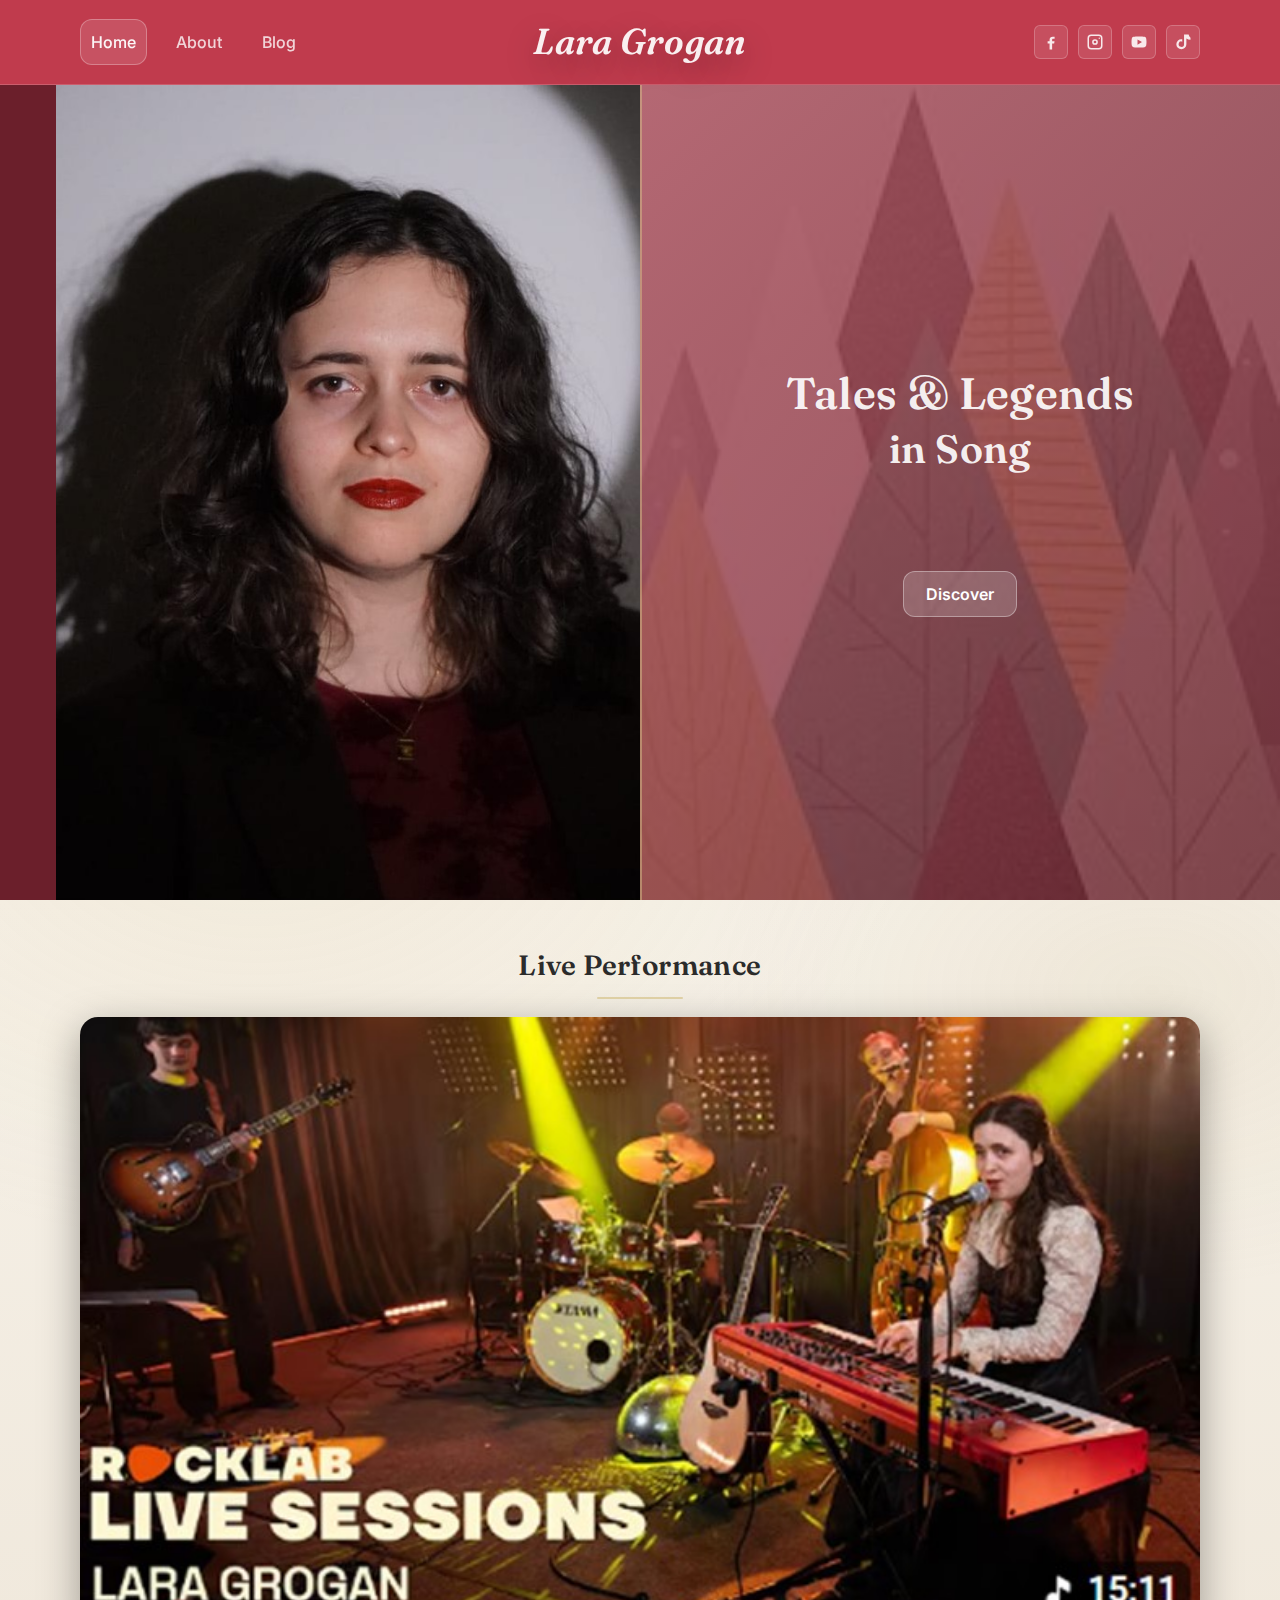
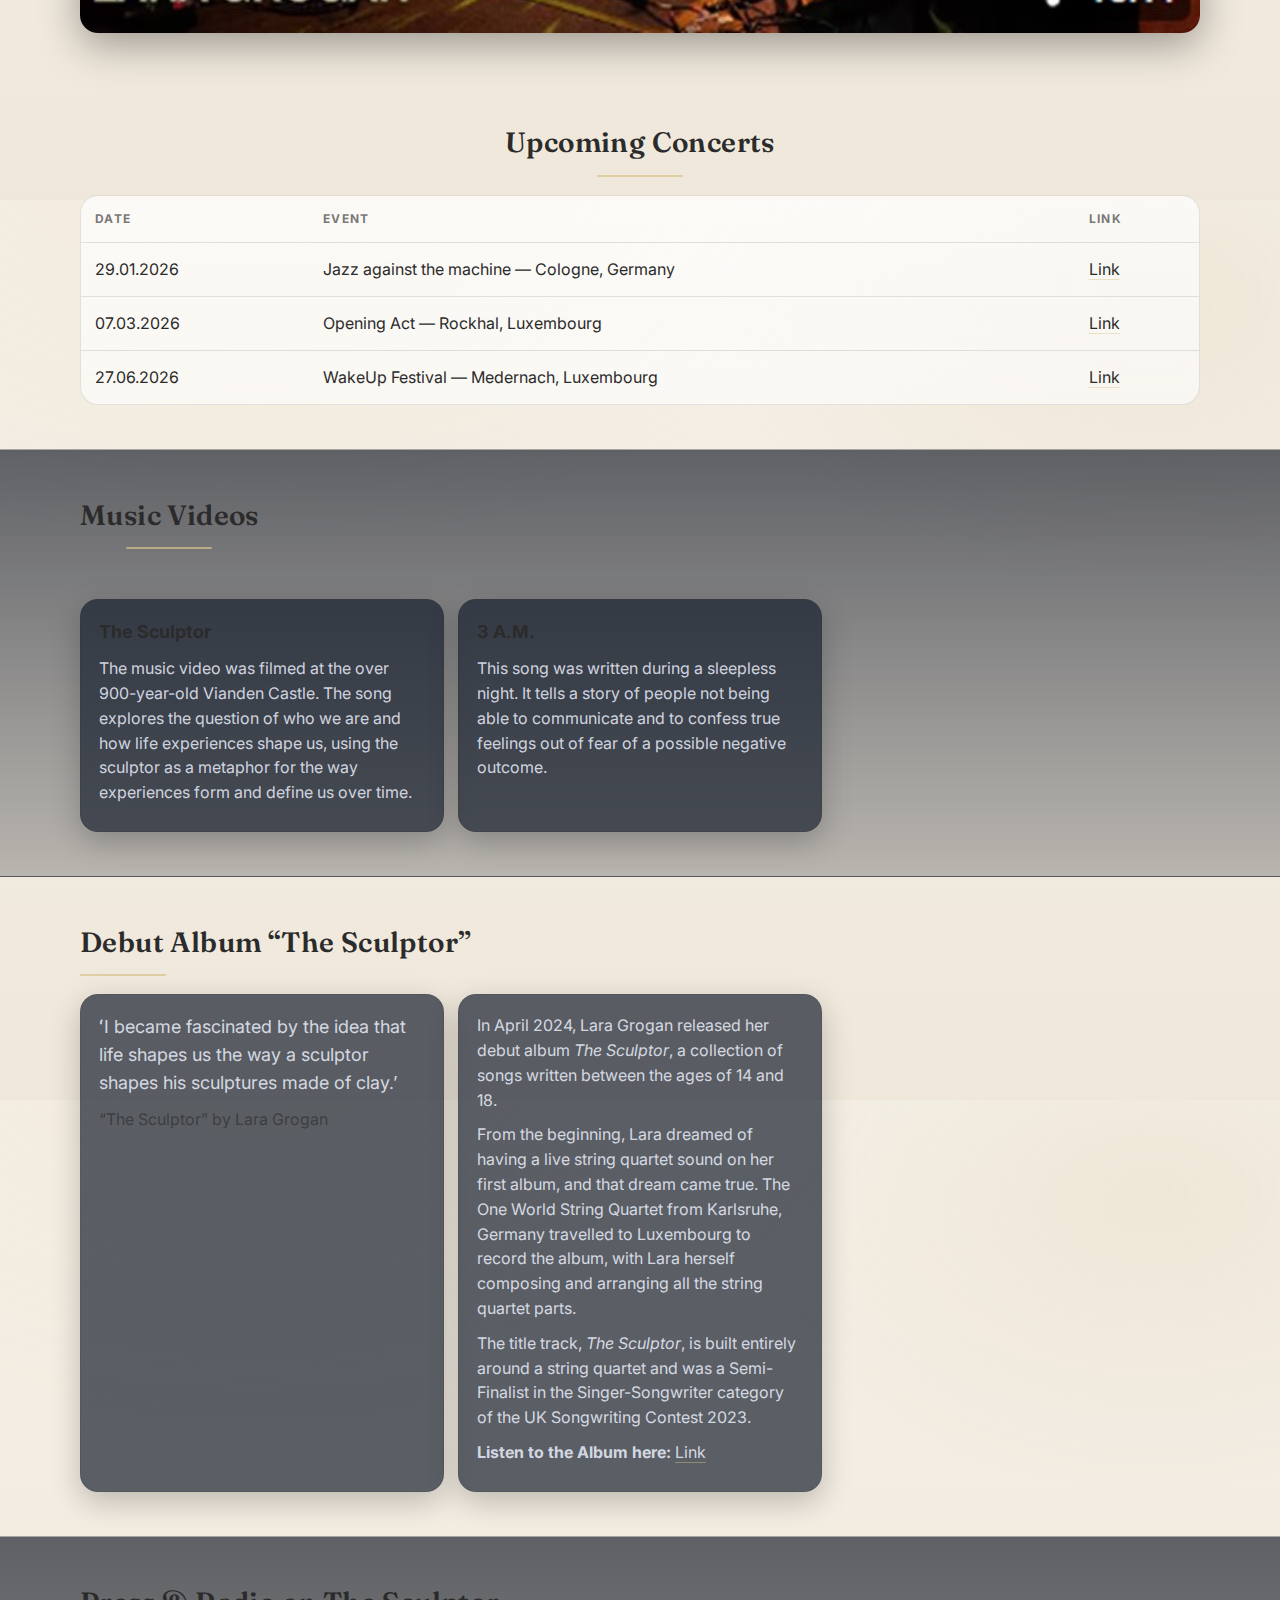
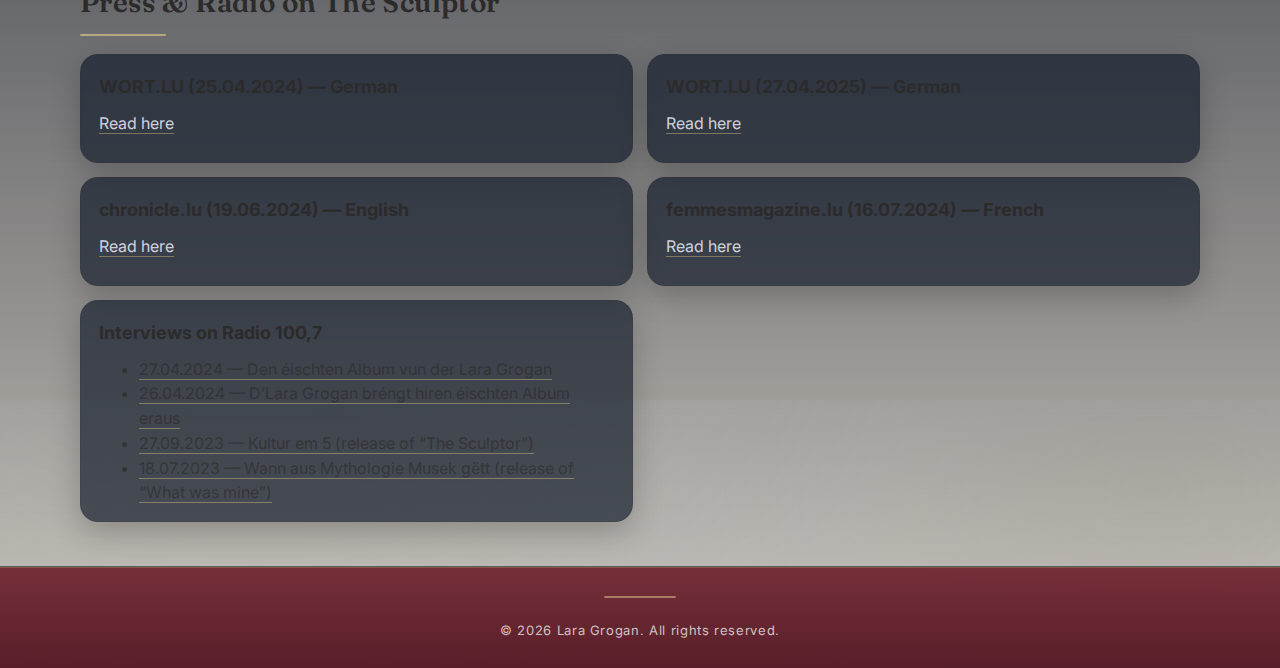
<file: Index.html>
<!doctype html>
<html lang="en">

<head>
  <meta charset="utf-8" />
  <meta name="viewport" content="width=device-width,initial-scale=1" />
  <meta name="description"
    content="Official website of Lara Grogan — songwriter, composer and performer. Debut album The Sculptor and Tales & Legends in Song." />
  <title>Lara Grogan — Home</title>

  <link rel="preconnect" href="https://fonts.googleapis.com">
  <link rel="preconnect" href="https://fonts.gstatic.com" crossorigin>
  <link
    href="https://fonts.googleapis.com/css2?family=Fraunces:opsz,wght@9..144,400;9..144,600&family=Inter:wght@400;500;600&display=swap"
    rel="stylesheet">

  <link rel="stylesheet" href="styles.css">


  <script defer src="assets/js/main.js"></script>

  <meta property="og:title" content="Lara Grogan — Home" />
  <meta property="og:description"
    content="Tales & Legends in Song · Upcoming concerts · Music videos · Debut album The Sculptor · Press & Radio" />
  <meta property="og:type" content="website" />
</head>

<body>
  <a class="skip-link" href="#main">Skip to content</a>

  <header class="site-header" data-header>
    <div class="container header-inner">
      <div class="header-left">
        <button class="nav-toggle" data-nav-toggle aria-controls="site-nav" aria-expanded="false">
          <span class="nav-toggle__label">Menu</span>
          <span class="nav-toggle__icon" aria-hidden="true"></span>
        </button>

        <nav id="site-nav" class="site-nav" data-nav>
          <a class="nav-link is-active" href="index.html">Home</a>
          <a class="nav-link" href="about.html">About</a>
          <!-- "Blog" appears in the Home.docx navigation; this points to the Press & Radio section for now -->
          <a class="nav-link" href="#press">Blog</a>
        </nav>
      </div>

      <div class="header-center">
        <a class="brand brand--center" href="index.html" aria-label="Lara Grogan home">
          <span class="brand__name">Lara Grogan</span>
        </a>
      </div>

      <div class="header-right" aria-label="Social links">
        <a class="social-link" href="#" aria-label="Facebook">
          <svg viewBox="0 0 24 24" aria-hidden="true">
            <path
              d="M13.5 22v-8h2.7l.5-3H13.5V9.1c0-.9.3-1.5 1.6-1.5H16.8V5.1c-.3 0-1.3-.1-2.5-.1-2.5 0-4.2 1.5-4.2 4.4V11H7.5v3h2.6v8h3.4z" />
          </svg>
        </a>
        <a class="social-link" href="#" aria-label="Instagram">
          <svg viewBox="0 0 24 24" aria-hidden="true">
            <path
              d="M7 2h10a5 5 0 0 1 5 5v10a5 5 0 0 1-5 5H7a5 5 0 0 1-5-5V7a5 5 0 0 1 5-5zm10 2H7a3 3 0 0 0-3 3v10a3 3 0 0 0 3 3h10a3 3 0 0 0 3-3V7a3 3 0 0 0-3-3zm-5 4.2A3.8 3.8 0 1 1 8.2 12 3.8 3.8 0 0 1 12 8.2zm0 2A1.8 1.8 0 1 0 13.8 12 1.8 1.8 0 0 0 12 10.2zM17.7 6.1a.9.9 0 1 1-.9.9.9.9 0 0 1 .9-.9z" />
          </svg>
        </a>
        <a class="social-link" href="#" aria-label="YouTube">
          <svg viewBox="0 0 24 24" aria-hidden="true">
            <path
              d="M21.6 7.2a3 3 0 0 0-2.1-2.1C17.8 4.6 12 4.6 12 4.6s-5.8 0-7.5.5A3 3 0 0 0 2.4 7.2 31.6 31.6 0 0 0 2 12a31.6 31.6 0 0 0 .4 4.8 3 3 0 0 0 2.1 2.1c1.7.5 7.5.5 7.5.5s5.8 0 7.5-.5a3 3 0 0 0 2.1-2.1A31.6 31.6 0 0 0 22 12a31.6 31.6 0 0 0-.4-4.8zM10 15.5v-7l6 3.5-6 3.5z" />
          </svg>
        </a>
        <a class="social-link" href="#" aria-label="TikTok">
          <svg viewBox="0 0 24 24" aria-hidden="true">
            <path
              d="M16.5 2h3a6.8 6.8 0 0 0 2.5 4.2V9a9.8 9.8 0 0 1-5.5-1.8v7.8a6.7 6.7 0 1 1-6.7-6.7c.4 0 .8 0 1.2.1v3.1a3.6 3.6 0 1 0 2.4 3.4V2z" />
          </svg>
        </a>
      </div>
    </div>
  </header>

  <main id="main">
    <!-- HERO -->
    <section class="hero hero--split">
      <div class="hero-split">
        <!-- Left: portrait -->
        <figure class="hero-split__media" aria-label="Artist portrait">
          <img class="hero-split__img" src="assets/img/portrait.jpg" alt="Portrait of Lara Grogan" />
        </figure>

        <!-- Right: bordeaux panel -->
        <div class="hero-split__panel">
          <div class="hero-split__content">
            <h1 class="hero-split__title">Tales &amp; Legends<br><span>in Song</span></h1>
            <a class="button button--hero" href="tales-legends.html">Discover</a>
          </div>
        </div>
      </div>
    </section>

    <!-- LIVE PERFORMANCE -->
    <section id="live-performance" class="section">
      <div class="container">
        <div class="section-head">
          <h2>Live Performance</h2>
        </div>

        <figure class="live-performance">
          <img src="assets/img/live-performance.jpg" alt="Lara Grogan live performance session" loading="lazy" />
        </figure>
      </div>
    </section>




    <!-- UPCOMING -->
    <section id="upcoming" class="section">
      <div class="container">
        <div class="section-head">
          <h2>Upcoming Concerts</h2>
        </div>

        <div class="table-wrap">
          <table class="table">
            <thead>
              <tr>
                <th>Date</th>
                <th>Event</th>
                <th>Link</th>
              </tr>
            </thead>
            <tbody>
              <tr>
                <td>29.01.2026</td>
                <td>Jazz against the machine — Cologne, Germany</td>
                <td><a href="#" aria-label="Event link placeholder">Link</a></td>
              </tr>
              <tr>
                <td>07.03.2026</td>
                <td>Opening Act — Rockhal, Luxembourg</td>
                <td><a href="#" aria-label="Event link placeholder">Link</a></td>
              </tr>
              <tr>
                <td>27.06.2026</td>
                <td>WakeUp Festival — Medernach, Luxembourg</td>
                <td><a href="#" aria-label="Event link placeholder">Link</a></td>
              </tr>
            </tbody>
          </table>
        </div>
      </div>
    </section>

    <!-- MUSIC VIDEOS -->
    <section id="videos" class="section section--alt">
      <div class="container">
        <div class="section-head">
          <h2>Music Videos</h2>
        </div>

        <div class="cards">
          <article class="card">
            <h3>The Sculptor</h3>
            <p>
              The music video was filmed at the over 900-year-old Vianden Castle.
              The song explores the question of who we are and how life experiences shape us,
              using the sculptor as a metaphor for the way experiences form and define us over time.
            </p>
          </article>

          <article class="card">
            <h3>3 A.M.</h3>
            <p>
              This song was written during a sleepless night.
              It tells a story of people not being able to communicate and to confess true feelings
              out of fear of a possible negative outcome.
            </p>
          </article>
        </div>
      </div>
    </section>

    <!-- ALBUM -->
    <section id="album" class="section">
      <div class="container">
        <div class="section-head">
          <h2>Debut Album “The Sculptor”</h2>
        </div>

        <div class="cards">
          <article class="card">
            <p class="lead">ʻI became fascinated by the idea that life shapes us the way a sculptor shapes his
              sculptures made of clay.ʼ</p>
            <p class="muted">“The Sculptor” by Lara Grogan</p>
          </article>

          <article class="card">
            <p>
              In April 2024, Lara Grogan released her debut album <em>The Sculptor</em>, a collection of songs written
              between the ages of 14 and 18.
            </p>
            <p>
              From the beginning, Lara dreamed of having a live string quartet sound on her first album, and that dream
              came true.
              The One World String Quartet from Karlsruhe, Germany travelled to Luxembourg to record the album, with
              Lara herself composing
              and arranging all the string quartet parts.
            </p>
            <p>
              The title track, <em>The Sculptor</em>, is built entirely around a string quartet and was a Semi-Finalist
              in the Singer-Songwriter
              category of the UK Songwriting Contest 2023.
            </p>
            <p><strong>Listen to the Album here:</strong> <a href="#" aria-label="Album link placeholder">Link</a></p>
          </article>
        </div>
      </div>
    </section>

    <!-- PRESS -->
    <section id="press" class="section section--alt">
      <div class="container">
        <div class="section-head">
          <h2>Press &amp; Radio on The Sculptor</h2>
        </div>

        <div class="cards cards--press">
          <article class="card">
            <h3>WORT.LU (25.04.2024) — German</h3>
            <p><a
                href="https://www.wort.lu/kultur/lampenfieber-und-leidenschaft-lara-grogan-strebt-karriere-als-singer-songwriterin-an/12235912.html"
                target="_blank" rel="noopener">Read here</a></p>
          </article>

          <article class="card">
            <h3>WORT.LU (27.04.2025) — German</h3>
            <p><a
                href="https://www.wort.lu/kultur/lara-grogan-mit-elf-ihr-erstes-lied-mit-20-ihr-erstes-album/12306081.html"
                target="_blank" rel="noopener">Read here</a></p>
          </article>

          <article class="card">
            <h3>chronicle.lu (19.06.2024) — English</h3>
            <p><a
                href="https://chronicle.lu/category/music/50306-young-luxembourg-musician-lara-grogan-launches-debut-album-the-sculptor"
                target="_blank" rel="noopener">Read here</a></p>
          </article>

          <article class="card">
            <h3>femmesmagazine.lu (16.07.2024) — French</h3>
            <p><a href="https://www.femmesmagazine.lu/la-musique-comme-horizon/" target="_blank" rel="noopener">Read
                here</a></p>
          </article>

          <article class="card">
            <h3>Interviews on Radio 100,7</h3>
            <ul class="muted">
              <li><a href="https://m.100komma7.lu/episoden/Den-eischten-Album-vun-der-Lara-Grogan?pd=radio"
                  target="_blank" rel="noopener">27.04.2024 — Den éischten Album vun der Lara Grogan</a></li>
              <li><a href="https://m.100komma7.lu/episoden/D-Lara-Grogan-brengt-hiren-eischten-Album-eraus?pd=radio"
                  target="_blank" rel="noopener">26.04.2024 — D’Lara Grogan bréngt hiren éischten Album eraus</a></li>
              <li><a href="https://www.100komma7.lu/episoden/Kultur-um-5-623688429?pd=radio" target="_blank"
                  rel="noopener">27.09.2023 — Kultur em 5 (release of “The Sculptor”)</a></li>
              <li><a href="https://api.100komma7.lu/program/episode/450734/20230718082200-20230718082700?pd=radio"
                  target="_blank" rel="noopener">18.07.2023 — Wann aus Mythologie Musek gëtt (release of “What was
                  mine”)</a></li>
            </ul>
          </article>
        </div>
      </div>
    </section>
  </main>

  <footer class="site-footer">
    <div class="container footer-inner">
      <p class="muted">© <span data-year></span> Lara Grogan. All rights reserved.</p>
    </div>
  </footer>

  <script type="application/ld+json">
  {
    "@context":"https://schema.org",
    "@type":"Person",
    "name":"Lara Grogan",
    "jobTitle":"Songwriter, Composer",
    "url":"https://laragrogan.com"
  }
  </script>
</body>

</html>
</file>
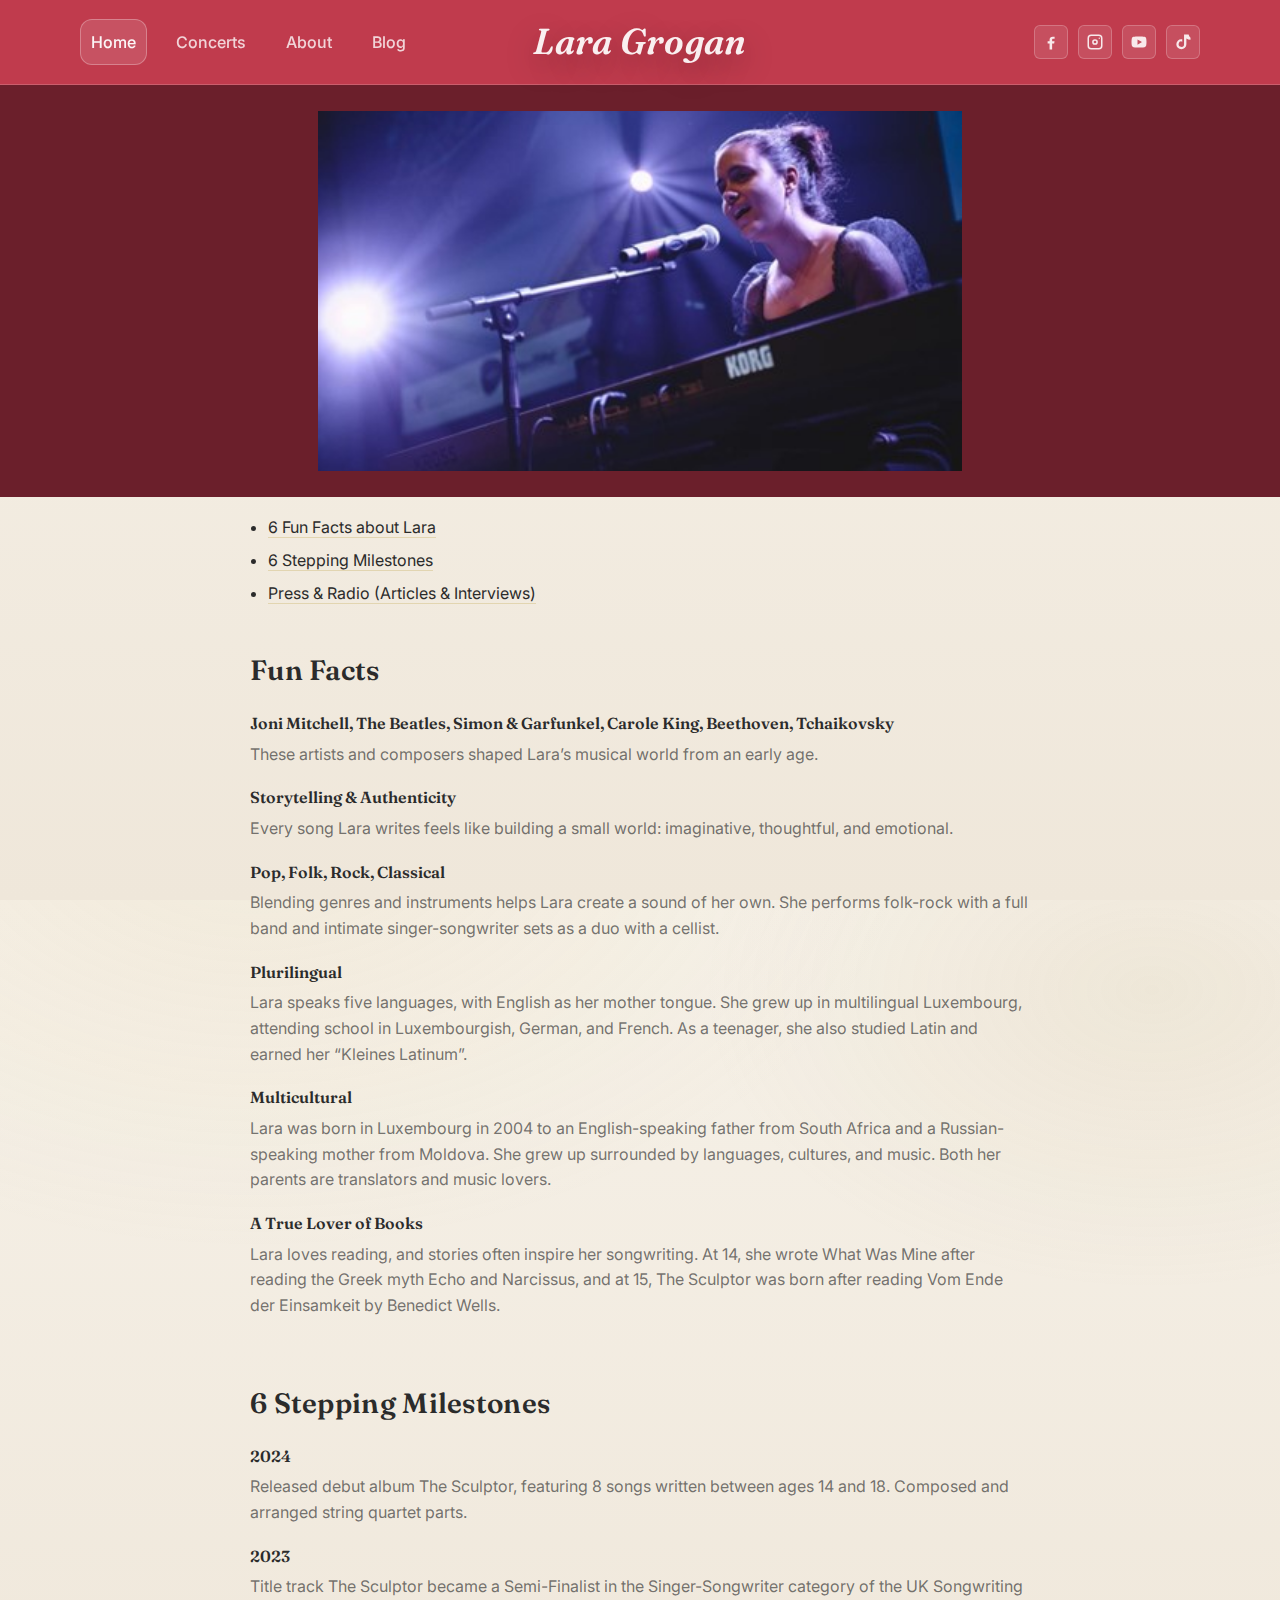
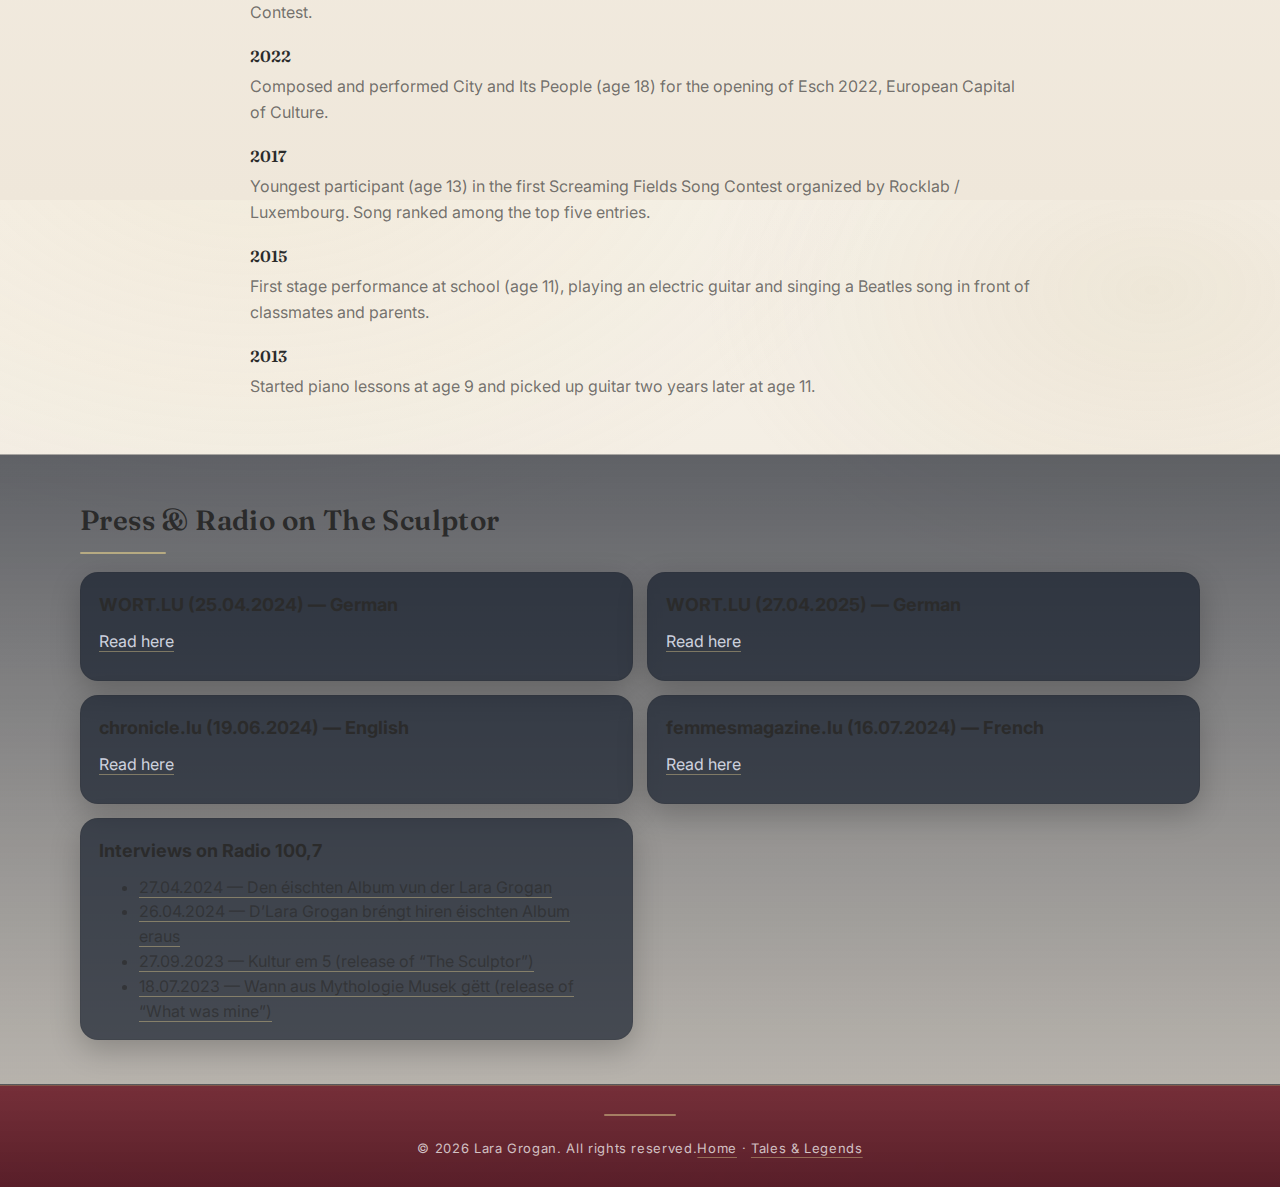
<file: about.html>
<!doctype html>
<html lang="en">

<head>
  <meta charset="utf-8" />
  <meta name="viewport" content="width=device-width,initial-scale=1" />
  <meta name="description"
    content="About Lara Grogan — songwriter and composer. Debut album The Sculptor (2024). Tales & Legends in Song." />
  <title>About — Lara Grogan</title>

  <link rel="preconnect" href="https://fonts.googleapis.com">
  <link rel="preconnect" href="https://fonts.gstatic.com" crossorigin>
  <link
    href="https://fonts.googleapis.com/css2?family=Fraunces:opsz,wght@9..144,400;9..144,600&family=Inter:wght@400;500;600&display=swap"
    rel="stylesheet">

  <link rel="stylesheet" href="styles.css" />
  <script defer src="assets/js/main.js"></script>
</head>

<body class="page-about">

  <a class="skip-link" href="#main">Skip to content</a>

  <!----------------- HEADER ---------------------- -->

  <header class="site-header" data-header>
    <div class="container header-inner">
      <div class="header-left">
        <button class="nav-toggle" data-nav-toggle aria-controls="site-nav" aria-expanded="false">
          <span class="nav-toggle__label">Menu</span>
          <span class="nav-toggle__icon" aria-hidden="true"></span>
        </button>

        <nav id="site-nav" class="site-nav" data-nav>
          <a class="nav-link is-active" href="index.html">Home</a>
          <a class="nav-link" href="#live-performance">Concerts</a>
          <a class="nav-link" href="about.html">About</a>
          <!-- "Blog" appears in the Home.docx navigation; this points to the Press & Radio section for now -->
          <a class="nav-link" href="#press">Blog</a>
        </nav>
      </div>

      <div class="header-center">
        <a class="brand brand--center" href="index.html" aria-label="Lara Grogan home">
          <span class="brand__name">Lara Grogan</span>
        </a>
      </div>

      <div class="header-right" aria-label="Social links">
        <a class="social-link" href="#" aria-label="Facebook">
          <svg viewBox="0 0 24 24" aria-hidden="true">
            <path
              d="M13.5 22v-8h2.7l.5-3H13.5V9.1c0-.9.3-1.5 1.6-1.5H16.8V5.1c-.3 0-1.3-.1-2.5-.1-2.5 0-4.2 1.5-4.2 4.4V11H7.5v3h2.6v8h3.4z" />
          </svg>
        </a>
        <a class="social-link" href="#" aria-label="Instagram">
          <svg viewBox="0 0 24 24" aria-hidden="true">
            <path
              d="M7 2h10a5 5 0 0 1 5 5v10a5 5 0 0 1-5 5H7a5 5 0 0 1-5-5V7a5 5 0 0 1 5-5zm10 2H7a3 3 0 0 0-3 3v10a3 3 0 0 0 3 3h10a3 3 0 0 0 3-3V7a3 3 0 0 0-3-3zm-5 4.2A3.8 3.8 0 1 1 8.2 12 3.8 3.8 0 0 1 12 8.2zm0 2A1.8 1.8 0 1 0 13.8 12 1.8 1.8 0 0 0 12 10.2zM17.7 6.1a.9.9 0 1 1-.9.9.9.9 0 0 1 .9-.9z" />
          </svg>
        </a>
        <a class="social-link" href="#" aria-label="YouTube">
          <svg viewBox="0 0 24 24" aria-hidden="true">
            <path
              d="M21.6 7.2a3 3 0 0 0-2.1-2.1C17.8 4.6 12 4.6 12 4.6s-5.8 0-7.5.5A3 3 0 0 0 2.4 7.2 31.6 31.6 0 0 0 2 12a31.6 31.6 0 0 0 .4 4.8 3 3 0 0 0 2.1 2.1c1.7.5 7.5.5 7.5.5s5.8 0 7.5-.5a3 3 0 0 0 2.1-2.1A31.6 31.6 0 0 0 22 12a31.6 31.6 0 0 0-.4-4.8zM10 15.5v-7l6 3.5-6 3.5z" />
          </svg>
        </a>
        <a class="social-link" href="#" aria-label="TikTok">
          <svg viewBox="0 0 24 24" aria-hidden="true">
            <path
              d="M16.5 2h3a6.8 6.8 0 0 0 2.5 4.2V9a9.8 9.8 0 0 1-5.5-1.8v7.8a6.7 6.7 0 1 1-6.7-6.7c.4 0 .8 0 1.2.1v3.1a3.6 3.6 0 1 0 2.4 3.4V2z" />
          </svg>
        </a>
      </div>
    </div>
  </header>

  <main id="main">



    <section class="about-hero" aria-label="About hero image">
      <div class="about-hero__band">
        <figure class="about-hero__media">
          <!-- Replace this src with your real image path -->
          <img src="assets/img/ScreamingFieldsLara.jpg" alt="Lara Grogan performing live" loading="eager" />
        </figure>
      </div>
    </section>




    <!-- -------------------- ABOUT INDEX -------------------- -->

    <ul class="about-index">
      <li><a href="#fun-facts">6 Fun Facts about Lara</a></li>
      <li><a href="#milestones">6 Stepping Milestones</a></li>
      <li><a href="#press">Press &amp; Radio (Articles &amp; Interviews)</a></li>
    </ul>

    <!-- -------------------- FUN FACTS -------------------- -->

    <section id="fun-facts" class="about-funfacts">
      <div class="container funfacts-wrap">

        <h2 class="funfacts-title">Fun Facts</h2>

        <dl class="funfacts-list">
          <dt>Joni Mitchell, The Beatles, Simon & Garfunkel, Carole King, Beethoven, Tchaikovsky</dt>
          <dd>
            These artists and composers shaped Lara’s musical world from an early age.
          </dd>

          <dt>Storytelling &amp; Authenticity</dt>
          <dd>
            Every song Lara writes feels like building a small world: imaginative, thoughtful, and emotional.
          </dd>

          <dt>Pop, Folk, Rock, Classical</dt>
          <dd>
            Blending genres and instruments helps Lara create a sound of her own. She performs folk-rock with a full
            band
            and intimate singer-songwriter sets as a duo with a cellist.
          </dd>

          <dt>Plurilingual</dt>
          <dd>
            Lara speaks five languages, with English as her mother tongue. She grew up in multilingual Luxembourg,
            attending school in Luxembourgish, German, and French. As a teenager, she also studied Latin and earned her
            “Kleines Latinum”.
          </dd>

          <dt>Multicultural</dt>
          <dd>
            Lara was born in Luxembourg in 2004 to an English-speaking father from South Africa and a Russian-speaking
            mother from Moldova. She grew up surrounded by languages, cultures, and music. Both her parents are
            translators and music lovers.
          </dd>

          <dt>A True Lover of Books</dt>
          <dd>
            Lara loves reading, and stories often inspire her songwriting. At 14, she wrote What Was Mine after reading
            the Greek myth Echo and Narcissus, and at 15, The Sculptor was born after reading Vom Ende der Einsamkeit by
            Benedict Wells.
          </dd>
        </dl>

      </div>
    </section>

    <!-- -------------------- 6 STEPPING MILESTONES -------------------- -->

    <section id="milestones" class="about-funfacts">
      <div class="container funfacts-wrap">

        <h2 class="funfacts-title">6 Stepping Milestones</h2>

        <dl class="funfacts-list">
          <dt>2024</dt>
          <dd>
            Released debut album The Sculptor, featuring 8 songs written between ages 14 and 18. Composed and arranged
            string quartet parts.
          </dd>

          <dt>2023</dt>
          <dd>
            Title track The Sculptor became a Semi-Finalist in the Singer-Songwriter category of the UK Songwriting
            Contest.
          </dd>

          <dt>2022</dt>
          <dd>
            Composed and performed City and Its People (age 18) for the opening of Esch 2022, European Capital of
            Culture.
          </dd>

          <dt>2017</dt>
          <dd>
            Youngest participant (age 13) in the first Screaming Fields Song Contest organized by Rocklab / Luxembourg.
            Song ranked among the top five entries.
          </dd>

          <dt>2015</dt>
          <dd>
            First stage performance at school (age 11), playing an electric guitar and singing a Beatles song in front
            of classmates and parents.
          </dd>

          <dt>2013</dt>
          <dd>
            Started piano lessons at age 9 and picked up guitar two years later at age 11.
          </dd>
        </dl>

      </div>
    </section>

   
  </main>


  <!---------------------------------------------------- PRESS ----------------------------------------------------->



  <section id="press" class="section section--alt">
    <div class="container">
      <div class="section-head">
        <h2>Press &amp; Radio on The Sculptor</h2>
      </div>

      <div class="cards cards--press">
        <article class="card">
          <h3>WORT.LU (25.04.2024) — German</h3>
          <p><a
              href="https://www.wort.lu/kultur/lampenfieber-und-leidenschaft-lara-grogan-strebt-karriere-als-singer-songwriterin-an/12235912.html"
              target="_blank" rel="noopener">Read here</a></p>
        </article>

        <article class="card">
          <h3>WORT.LU (27.04.2025) — German</h3>
          <p><a
              href="https://www.wort.lu/kultur/lara-grogan-mit-elf-ihr-erstes-lied-mit-20-ihr-erstes-album/12306081.html"
              target="_blank" rel="noopener">Read here</a></p>
        </article>

        <article class="card">
          <h3>chronicle.lu (19.06.2024) — English</h3>
          <p><a
              href="https://chronicle.lu/category/music/50306-young-luxembourg-musician-lara-grogan-launches-debut-album-the-sculptor"
              target="_blank" rel="noopener">Read here</a></p>
        </article>

        <article class="card">
          <h3>femmesmagazine.lu (16.07.2024) — French</h3>
          <p><a href="https://www.femmesmagazine.lu/la-musique-comme-horizon/" target="_blank" rel="noopener">Read
              here</a></p>
        </article>

        <article class="card">
          <h3>Interviews on Radio 100,7</h3>
          <ul class="muted">
            <li><a href="https://m.100komma7.lu/episoden/Den-eischten-Album-vun-der-Lara-Grogan?pd=radio"
                target="_blank" rel="noopener">27.04.2024 — Den éischten Album vun der Lara Grogan</a></li>
            <li><a href="https://m.100komma7.lu/episoden/D-Lara-Grogan-brengt-hiren-eischten-Album-eraus?pd=radio"
                target="_blank" rel="noopener">26.04.2024 — D’Lara Grogan bréngt hiren éischten Album eraus</a></li>
            <li><a href="https://www.100komma7.lu/episoden/Kultur-um-5-623688429?pd=radio" target="_blank"
                rel="noopener">27.09.2023 — Kultur em 5 (release of “The Sculptor”)</a></li>
            <li><a href="https://api.100komma7.lu/program/episode/450734/20230718082200-20230718082700?pd=radio"
                target="_blank" rel="noopener">18.07.2023 — Wann aus Mythologie Musek gëtt (release of “What was
                mine”)</a></li>
          </ul>
        </article>
      </div>
    </div>
  </section>
  </main>

<!-- -----------------------------------FOOTER------------------------------------------ -->


  <footer class="site-footer">
    <div class="container footer-inner">
      <p class="muted">© <span data-year></span> Lara Grogan. All rights reserved.</p>
      <p class="muted">
        <a href="index.html">Home</a> · <a href="tales-legends.html">Tales &amp; Legends</a>
      </p>
    </div>
  </footer>
</body>

</html>
</file>
<file: styles.css>
/* ==========================================================
   SITE SECTIONS
   ----------------------------------------------------------
   HERO
   LIVE PERFORMANCE
   VIDEOS
   UPCOMING CONCERTS (table-based section, overrides near tables)
   ========================================================== */


:root {
    --bg: #f6f1e8;
    --bg2: #efe7da;
    --card: #ffffff;
    --text: #2b2b2b;
    --muted: rgba(43, 43, 43, .65);
    --faint: rgba(43, 43, 43, .15);
    --line: rgba(43, 43, 43, .12);
    --accent: #d6c38a;
    /* warm, classical gold */
    --accent2: #b9a36c;

    --bordeaux: #6b1f2b;
    --bordeaux2: #7a2433;

    --radius: 18px;
    --shadow: 0 12px 40px rgba(0, 0, 0, .35);
    --max: 1120px;

    --serif: "Fraunces", ui-serif, Georgia, serif;
    --sans: "Inter", ui-sans-serif, system-ui, -apple-system, Segoe UI, Roboto, Arial, sans-serif;
}

* {
    box-sizing: border-box;
}

html,
body {
    height: 100%;
}

body {
    margin: 0;
    background: radial-gradient(1200px 800px at 20% -10%, rgba(214, 195, 138, .14), transparent 55%),
        radial-gradient(900px 600px at 90% 10%, rgba(185, 163, 108, .12), transparent 50%),
        linear-gradient(180deg, var(--bg), var(--bg2));
    color: var(--text);
    font-family: var(--sans);
    line-height: 1.55;
}

a {
    color: inherit;
    text-decoration-color: rgba(214, 195, 138, .45);
    text-underline-offset: 4px;
}

a:hover {
    text-decoration-color: rgba(214, 195, 138, .95);
}

.container {
    width: min(var(--max), calc(100% - 40px));
    margin: 0 auto;
}

.skip-link {
    position: absolute;
    left: -999px;
    top: 10px;
    background: #fff;
    color: #000;
    padding: 10px 12px;
    border-radius: 10px;
}

.skip-link:focus {
    left: 20px;
    z-index: 9999;
}

.site-header {
    height: 85px;
    position: sticky;
    top: 0;
    z-index: 50;
    backdrop-filter: blur(12px);
    background: #c03b4d;
    border-bottom: 1px solid rgba(255, 255, 255, .18);
}

.site-header.is-scrolled {
    background: rgba(10, 12, 18, .86);
}

.header-inner {
    display: grid;
    grid-template-columns: 1fr auto 1fr;
    align-items: center;
    padding: 14px 0;
    column-gap: 18px;
}

.header-left {
    display: flex;
    align-items: center;
    gap: 18px;
    justify-content: flex-start;
}

.header-center {
    justify-self: center;
}

.brand--center .brand__name {
    color: rgba(255, 255, 255, .92);
    text-shadow: 0 10px 30px rgba(0, 0, 0, .35);
    font-style: italic;
    font-size: 36px;
}

.header-right {
    display: flex;
    align-items: center;
    justify-content: flex-end;
    gap: 10px;
}

.social-link {
    width: 34px;
    height: 34px;
    display: inline-flex;
    align-items: center;
    justify-content: center;
    border-radius: 6px;
    border: 1px solid rgba(255, 255, 255, .22);
    background: rgba(255, 255, 255, .10);
    text-decoration: none;
}

.social-link svg {
    width: 18px;
    height: 18px;
    fill: rgba(255, 255, 255, .88);
}

.social-link:hover {
    background: rgba(255, 255, 255, .16);
    border-color: rgba(255, 255, 255, .34);
}

.brand {
    display: flex;
    flex-direction: column;
    gap: 2px;
    text-decoration: none;
}

.brand__name {
    font-family: var(--serif);
    font-weight: 600;
    letter-spacing: .3px;
    font-size: 20px;
}

.brand__tag {
    font-size: 12px;
    color: rgba(255, 255, 255, .75);
    letter-spacing: .12em;
    text-transform: uppercase;
}

.site-nav {
    display: flex;
    align-items: center;
    gap: 18px;
}

.nav-link {
    color: rgba(255, 255, 255, .78);
    text-decoration: none;
    font-weight: 500;
    padding: 10px 10px;
    border-radius: 12px;
    border: 1px solid transparent;
}

.nav-link:hover {
    color: rgba(255, 255, 255, .95);
    border-color: rgba(255, 255, 255, .22);
}

.nav-link.is-active {
    color: rgba(255, 255, 255, .95);
    border-color: rgba(255, 255, 255, .28);
    background: rgba(255, 255, 255, .12);
}

.nav-link--button {
    border-color: rgba(255, 255, 255, .35);
    background: rgba(255, 255, 255, .14);
    color: rgba(255, 255, 255, .92);
}

.nav-toggle {
    display: none;
    border: 1px solid var(--line);
    background: rgba(255, 255, 255, .04);
    color: #fff;
    border-radius: 14px;
    padding: 10px 12px;
    cursor: pointer;
}

.nav-toggle__label {
    font-weight: 600;
    font-size: 13px;
    margin-right: 10px;
}

.nav-toggle__icon {
    display: inline-block;
    width: 18px;
    height: 12px;
    position: relative;
    top: 1px;
}

.nav-toggle__icon::before,
.nav-toggle__icon::after {
    content: "";
    position: absolute;
    left: 0;
    right: 0;
    height: 2px;
    border-radius: 999px;
    background: rgba(238, 242, 255, .78);
}

.nav-toggle__icon::before {
    top: 1px;
}

.nav-toggle__icon::after {
    bottom: 1px;
}

.nav-toggle.is-open .nav-toggle__icon::before {
    transform: translateY(4px) rotate(45deg);
}

.nav-toggle.is-open .nav-toggle__icon::after {
    transform: translateY(-4px) rotate(-45deg);
}




/* --------------------HERO------------------------ */




.hero {
    padding: 0;
}

.hero-grid {
    display: grid;
    grid-template-columns: 1.35fr .85fr;
    gap: 28px;
    align-items: stretch;
}

/* Split hero (photo left, bordeaux panel right) */
.hero--split {
    padding: 0;
    min-height: calc(100vh - 85px);
}

.hero-split {
    display: grid;
    grid-template-columns: 1fr 1fr;
    min-height: calc(100vh - 85px);
}

.hero-split__media {
    margin: 0;
    position: relative;
    overflow: hidden;
    background: var(--bordeaux);
    /* bordeaux */
}

.hero-split__media::before {
    content: "";
    position: absolute;
    inset: 0 auto 0 0;
    width: 56px;
    /* vertical bordeaux strip */
    background: var(--bordeaux);
    z-index: 1;
}

.hero-split__img {
    width: calc(100% - 56px);
    height: 100%;
    margin-left: 56px;
    display: block;
    object-fit: cover;
}

.hero-split__panel {
    /* Layered bordeaux over a medieval tapestry pattern */
    background-image:
        linear-gradient(135deg, rgba(173, 86, 99, 0.88), rgba(107, 31, 43, .78)),
        radial-gradient(700px 420px at 35% 30%, rgba(214, 195, 138, .14), transparent 60%),
        url("assets/img/forest1.jpg");

    background-size: cover, cover, cover;
    background-position: center, center, center;
    background-repeat: no-repeat, no-repeat, no-repeat;

    display: flex;
    align-items: center;
    justify-content: center;
    padding: 28px;
    text-align: center;
    position: relative;
}


.hero-split__panel::before {
    /* subtle “gold rule” at the join */
    content: "";
    position: absolute;
    left: 0;
    top: 0;
    bottom: 0;
    width: 2px;
    background: rgba(214, 195, 138, .55);
    opacity: .9;
}


.hero-split__title {
    margin: 0 0 18px;
    font-family: var(--serif);
    font-weight: 600;
    /* font-style: italic; */
    letter-spacing: .4px;
    line-height: 1.15;
    color: rgba(255, 255, 255, .92);
    font-size: clamp(28px, 3.6vw, 44px);
}

.hero-split__title span {
    display: inline-block;
    margin-top: 8px;
    font-size: 0.9em;
}

.hero-split__title .amp {
    font-family: var(--sans);
    /* Inter -> simpler & */
    font-style: normal;
    /* keeps it clean */
    font-weight: 500;
    /* matches title weight */
}




.button.button--hero {
    border-color: rgba(255, 255, 255, .35);
    background: rgba(255, 255, 255, .18);
    transition: background-color 0.18s ease, border-color 1.18s ease;
    color: #fff;
    border-radius: 12px;
    margin-top: 5rem;
    padding: 10px 22px;
}

.button.button--hero:hover {
    background: var(--bordeaux);
    border-color: var(--bordeaux);
    color: #fff;
}

.button.button--hero:active,
.button.button--hero:focus-visible {
    background: var(--bordeaux2);
    border-color: var(--bordeaux2);
    color: #fff;
}





/* ------------------- LIVE PERFORMANCE --------------------- */



.live-performance {
    margin: 0;
}



.live-performance img {
    width: 100%;
    height: auto;
    display: block;
    border-radius: var(--radius);
    box-shadow: var(--shadow);
}

#live-performance .section-head {
    justify-content: center;
}

#live-performance .section-head h2 {
    text-align: center;
}

.live-performance--video {
    max-width: 100%;
}

.video-embed {
    position: relative;
    width: 100%;
    padding-top: 56.25%;
    /* 16:9 aspect ratio */
    border-radius: var(--radius);
    overflow: hidden;
    box-shadow: var(--shadow);
    background: #000;

}

.video-embed iframe {
    position: absolute;
    inset: 0;
    width: 100%;
    height: 100%;
    border: 0;
}





/* ----------------------------------VIDEOS------------------------------- */



/* Videos section */
.videos__grid {
    display: grid;
    grid-template-columns: repeat(auto-fit, minmax(320px, 1fr));
    gap: 2rem;
    margin-top: 1.5rem;

    padding-inline: 1.5rem;
    /* 👈 adds left & right padding */
}

#videos h2 {
    text-align: center;
    margin-bottom: 2rem;
}


@media (max-width: 600px) {
    .videos__grid {
        padding-inline: 1rem;
    }
}

.video-card {
    background: rgba(255, 255, 255, 0.85);
    border-radius: 12px;
    overflow: hidden;
    box-shadow: 0 10px 25px rgba(0, 0, 0, 0.08);
    transition: transform 0.25s ease, box-shadow 0.25s ease;
}

.video-card:hover {
    transform: translateY(-4px);
    box-shadow: 0 14px 35px rgba(0, 0, 0, 0.12);
}

.video-card__frame {
    position: relative;
    padding-top: 56.25%;
    /* 16:9 */
    background: #000;
}

.video-card__frame iframe {
    position: absolute;
    inset: 0;
    width: 100%;
    height: 100%;
}

.video-card__content {
    padding: 1.2rem 1.4rem 1.5rem;
}

.video-card__content h3 {
    margin: 0 0 0.4rem;
}

.video-card__content p {
    margin: 0 0 1rem;
    font-size: 0.95rem;
    opacity: 0.85;
}


/* Responsive */
@media (max-width: 900px) {
    .hero-split {
        grid-template-columns: 1fr;
        min-height: auto;
    }

    .hero-split__img {
        width: 100%;
        margin-left: 0;
        height: auto;
        aspect-ratio: 16 / 10;
    }

    .hero-split__media::before {
        width: 0;
    }
}


.eyebrow {
    color: rgba(214, 195, 138, .95);
    letter-spacing: .14em;
    text-transform: uppercase;
    font-weight: 600;
    font-size: 12px;
    margin: 0 0 12px;
}

h1 {
    font-family: var(--serif);
    font-weight: 600;
    letter-spacing: .4px;
    line-height: 1.12;
    margin: 0 0 14px;
    font-size: clamp(32px, 4.4vw, 52px);
}

.lead {
    color: rgba(238, 242, 255, .86);
    font-size: 18px;
    max-width: 62ch;
    margin: 0 0 18px;
}

.note {
    color: var(--muted);
    font-size: 13px;
    margin: 18px 0 0;
    max-width: 66ch;
}

.hero-actions {
    display: flex;
    gap: 12px;
    flex-wrap: wrap;
    margin-top: 8px;
}

.hero-card {
    margin: 0;
    background: linear-gradient(180deg, rgba(18, 26, 42, .88), rgba(18, 26, 42, .60));
    border: 1px solid var(--line);
    border-radius: var(--radius);
    box-shadow: var(--shadow);
    overflow: hidden;
    display: flex;
    flex-direction: column;
}

.hero-img {
    width: 100%;
    height: auto;
    display: block;
    aspect-ratio: 4 / 5;
    object-fit: cover;
    background: rgba(255, 255, 255, .05);
}

.hero-caption {
    padding: 14px 16px 16px;
    border-top: 1px solid var(--line);
}

.hero-caption__title {
    display: block;
    font-weight: 600;
    letter-spacing: .3px;
}

.hero-caption__sub {
    display: block;
    color: var(--muted);
    font-size: 13px;
    margin-top: 2px;
}

.section {
    padding: 44px 0;
}

.section--alt {
    background: linear-gradient(180deg, rgba(16, 22, 35, .65), rgba(16, 22, 35, .25));
    border-top: 1px solid var(--line);
    border-bottom: 1px solid var(--line);
}

.section-head {
    display: flex;
    align-items: flex-end;
    justify-content: space-between;
    gap: 18px;
    margin-bottom: 18px;
}

.section-head h2 {
    margin: 0;
}

h2 {
    font-family: var(--serif);
    font-weight: 600;
    letter-spacing: .4px;
    font-size: 28px;
}

h2 {
    position: relative;
}

.section-head h2::after,
#videos h2::after {
    content: "";
    display: block;
    height: 2px;
    width: 86px;
    margin-top: 10px;
    background: rgba(214, 195, 138, .70);
    border-radius: 999px;
}

.section-head:not(.section-head--center) h2::after {
    margin-left: 0;
    margin-right: auto;
}

.section-head--center h2::after,
#live-performance .section-head h2::after,
#upcoming .section-head h2::after,
#videos h2::after {
    margin-left: auto;
    margin-right: auto;
}

h3 {
    margin: 0 0 10px;
    font-size: 18px;
}

.muted {
    color: var(--muted);
    margin: 6px 0 0;
}

.tiny {
    font-size: 12px;
}

.cards {
    display: grid;
    grid-template-columns: repeat(3, 1fr);
    gap: 14px;
}

.cards--two {
    grid-template-columns: repeat(2, 1fr);
}

.cards--press {
    grid-template-columns: repeat(2, 1fr);
}

.card {
    background: rgba(18, 26, 42, .68);
    border: 1px solid var(--line);
    border-radius: var(--radius);
    padding: 18px 18px 16px;
    box-shadow: 0 10px 30px rgba(0, 0, 0, .22);
}

.card p {
    margin: 0 0 10px;
    color: rgba(238, 242, 255, .84);
}

.card p.muted {
    color: var(--muted);
}

.button {
    display: inline-flex;
    align-items: center;
    justify-content: center;
    gap: 10px;
    padding: 11px 14px;
    border-radius: 14px;
    border: 1px solid rgba(214, 195, 138, .45);
    background: rgba(214, 195, 138, .16);
    color: var(--text);
    text-decoration: none;
    font-weight: 600;
}

.button:hover {
    background: rgba(214, 195, 138, .22);
    border-color: rgba(214, 195, 138, .65);
}

.button--ghost {
    border-color: var(--line);
    background: rgba(255, 255, 255, .04);
}

.button--ghost:hover {
    background: rgba(255, 255, 255, .06);
}

.button--full {
    width: 100%;
}


.button--small {
    padding: 9px 12px;
    border-radius: 14px;
    font-size: 14px;
}

.feature {
    display: grid;
    grid-template-columns: 1.2fr .8fr;
    gap: 16px;
    align-items: start;
}

.feature-actions {
    display: flex;
    gap: 12px;
    flex-wrap: wrap;
    margin-top: 14px;
}

.spec-grid {
    display: grid;
    gap: 12px;
}

.spec {
    background: rgba(18, 26, 42, .60);
    border: 1px solid var(--line);
    border-radius: var(--radius);
    padding: 14px 14px 12px;
}

.spec__k {
    color: var(--muted);
    font-size: 12px;
    letter-spacing: .12em;
    text-transform: uppercase;
}

.spec__v {
    font-weight: 700;
    margin-top: 6px;
}

.spec__m {
    color: var(--muted);
    font-size: 13px;
    margin-top: 2px;
}



/* -------------------- DEBUT ALBUM -------------------- */

.section-head--center {
    justify-content: center;
}

.section-head--center h2 {
    text-align: center;
}

.album-quote {
    text-align: center;
    margin: 8px auto 18px;
    max-width: 78ch;
}

.album-quote__text {
    margin: 0;
    font-family: var(--serif);
    font-style: italic;
    font-size: 26px;
    color: rgba(43, 43, 43, .78);
}

.album-quote__by {
    margin: 8px 0 0;
    font-size: 19px;
    color: var(--muted);
}

.album-frame {
    border: 1px solid var(--line);
    border-radius: var(--radius);
    background: rgba(255, 255, 255, .78);
    box-shadow: 0 10px 30px rgba(0, 0, 0, .10);
    padding: 18px;
}

.album-grid {
    display: grid;
    grid-template-columns: 1fr 1.15fr;
    gap: 18px;
    align-items: start;
}

.album-cover {
    margin: 0;
    border-radius: calc(var(--radius) - 6px);
    overflow: hidden;
    border: 1px solid rgba(43, 43, 43, .14);
    background: rgba(255, 255, 255, .6);
}

.album-cover img {
    width: 100%;
    height: auto;
    display: block;
    aspect-ratio: 4 / 3;
    object-fit: cover;
}

.album-body p {
    margin: 0 0 12px;
}

.album-body p:last-child {
    margin-bottom: 0;
}

.album-listen a {
    font-weight: 600;
}

@media (max-width: 900px) {
    .album-grid {
        grid-template-columns: 1fr;
    }

    .album-frame {
        padding: 14px;
    }

    .album-cover img {
        aspect-ratio: 16 / 10;
    }
}


/* -------------------- UPCOMING CONCERTS -------------------- */
/* This section is built from shared layout styles:
   - .section        → vertical spacing
   - .container      → max width + horizontal centering
   - .section-head   → heading layout
   - .table-wrap     → card container + scrolling
   - .table          → table layout + typography
*/

/* Center the section heading */
#upcoming .section-head {
    justify-content: center;
}

#upcoming h2 {
    text-align: center;
}

/* Future-safe override hooks (currently no visual change) */
/* #upcoming .table-wrap { }
#upcoming .table { }
#upcoming a { } */


.table-wrap {
    overflow: auto;
    border: 1px solid var(--line);
    border-radius: var(--radius);
    background: linear-gradient(180deg, rgba(255, 255, 255, .72), rgba(255, 255, 255, .62));
}

.table {
    width: 100%;
    border-collapse: collapse;
    min-width: 720px;
}

.table th,
.table td {
    padding: 14px 14px;
    border-bottom: 1px solid var(--line);
    text-align: left;
}

.table th {
    font-size: 12px;
    letter-spacing: .12em;
    text-transform: uppercase;
    color: var(--muted);
}

.table tr:last-child td {
    border-bottom: none;
}

.page-hero {
    padding: 52px 0 18px;
}

/* -------------------- ABOUT PAGE FIX -------------------- */

.page-about .page-hero h1 {
    color: var(--text);
}

.page-about .page-hero .lead {
    color: var(--muted);
}

.page-about .prose p {
    color: var(--text);
}

/* -------------------- ABOUT HERO (IMAGE BAND) -------------------- */

.about-hero {
  margin: 0;
}

/* Full-width bordeaux strip */
.about-hero__band {
  background: var(--bordeaux);
  padding: 26px 0;
}

/* Centered media block (does NOT fill full width) */
.about-hero__media {
  width: min(920px, calc(100% - 40px));
  margin: 0 auto;
  border-radius: 0; /* screenshot looks square; change to var(--radius) if you want rounded */
  overflow: hidden;
}

/* Image sizing */
.about-hero__media img {
  width: 100%;
  height: auto;
  display: block;
  object-fit: cover;
}

/* Optional: tighten spacing above the text hero on About page */
.page-hero--about-text {
  padding-top: 32px;
}


.about-hero__media img {
  height: 360px;
  width: 70%;
  object-fit: cover;
  display: block;
  margin: 0 auto;   /* ← THIS centers it */
}

/* -------------------- ABOUT INDEX (top list) -------------------- */

.about-index {
  max-width: 78ch;
  margin: 18px auto 34px;   /* space above & below */
  padding-left: 18px;       /* keeps bullets aligned nicely */
}

.about-index li {
  margin: 8px 0;
}

.about-index a {
  color: var(--text);
  text-decoration-color: rgba(214, 195, 138, .55); /* your gold accent */
  text-underline-offset: 4px;
}

.about-index a:hover {
  text-decoration-color: rgba(214, 195, 138, .95);
}


/* -------------------- FUN FACTS AND MILESTONES (Word-format blocks) -------------------- */

.about-funfacts {
  padding: 10px 0 36px;
}

.funfacts-wrap {
  max-width: 78ch; /* same readable line-length as your prose */
}

.funfacts-title {
  margin: 0 0 18px;
  font-family: var(--serif);
  font-weight: 600;
  font-size: 28px;
  letter-spacing: .3px;
  color: var(--text);
}

.funfacts-list {
  margin: 0;
  padding: 0;
}

.funfacts-list dt {
  margin: 0 0 6px;
  font-family: var(--serif);
  font-weight: 600;
  font-size: 16px;
  color: var(--text);
}

.funfacts-list dd {
  margin: 0 0 18px;
  color: var(--muted);
  line-height: 1.6;
}



@media (max-width: 700px) {
  .about-hero__media img {
    height: 240px;
  }
}

/* ------- */

.prose {
    max-width: 78ch;
}

.prose p {
    color: rgba(238, 242, 255, .86);
}

.prose h2 {
    margin-top: 26px;
}

.callout {
    margin-top: 18px;
    padding: 16px;
    border-radius: var(--radius);
    border: 1px solid rgba(214, 195, 138, .22);
    background: rgba(214, 195, 138, .08);
}

.callout h3 {
    margin-bottom: 8px;
}

.bullets {
    margin: 10px 0 0;
    padding-left: 18px;
    color: rgba(238, 242, 255, .86);
}

.bullets li {
    margin: 6px 0;
}

.embed-placeholder {
    border-radius: var(--radius);
    border: 1px dashed rgba(238, 242, 255, .26);
    padding: 20px;
    background: rgba(255, 255, 255, .03);
}

.contact {
    display: grid;
    grid-template-columns: 1.2fr .8fr;
    gap: 16px;
    align-items: stretch;
}

.contact--thin {
    grid-template-columns: 1.1fr .9fr;
}

.contact-card {
    background: rgba(18, 26, 42, .68);
    border: 1px solid var(--line);
    border-radius: var(--radius);
    padding: 18px;
    box-shadow: var(--shadow);
}

.site-footer {
    border-top: 1px solid rgba(214, 195, 138, .35);

    background:
        linear-gradient(180deg,
            rgba(107, 31, 43, .92),
            rgba(82, 22, 33, .96));

    padding: 28px 0;
}



.footer-inner {
    display: flex;
    justify-content: center;
    align-items: center;
    text-align: center;
}


.site-footer::before {
    content: "";
    display: block;
    width: 72px;
    height: 2px;
    margin: 0 auto 16px;
    background: rgba(214, 195, 138, .55);
    border-radius: 999px;
}


.site-footer .muted {
    color: rgba(255, 255, 255, .72);
    font-size: 13px;
    letter-spacing: .05em;
}


/* Responsive */
@media (max-width: 980px) {
    .hero-grid {
        grid-template-columns: 1fr;
    }

    .feature {
        grid-template-columns: 1fr;
    }

    .cards {
        grid-template-columns: 1fr;
    }

    .cards--two {
        grid-template-columns: 1fr;
    }

    .cards--press {
        grid-template-columns: 1fr;
    }

    .contact {
        grid-template-columns: 1fr;
    }
}

@media (max-width: 600px) {

    .header-inner {
        grid-template-columns: auto 1fr auto;
    }

    .brand--center {
        justify-self: center;
    }

    .header-right {
        gap: 8px;
    }

    .social-link {
        width: 32px;
        height: 32px;
    }

    .nav-toggle {
        display: inline-flex;
        align-items: center;
    }

    .site-nav {
        position: absolute;
        top: 62px;
        right: 20px;
        left: 20px;
        flex-direction: column;
        align-items: stretch;
        padding: 12px;
        border-radius: var(--radius);
        border: 1px solid var(--line);
        background: rgba(10, 12, 18, .92);
        box-shadow: var(--shadow);
        display: none;
    }

    .site-nav.is-open {
        display: flex;
    }

    .nav-link {
        padding: 12px 12px;
    }
}
</file>
